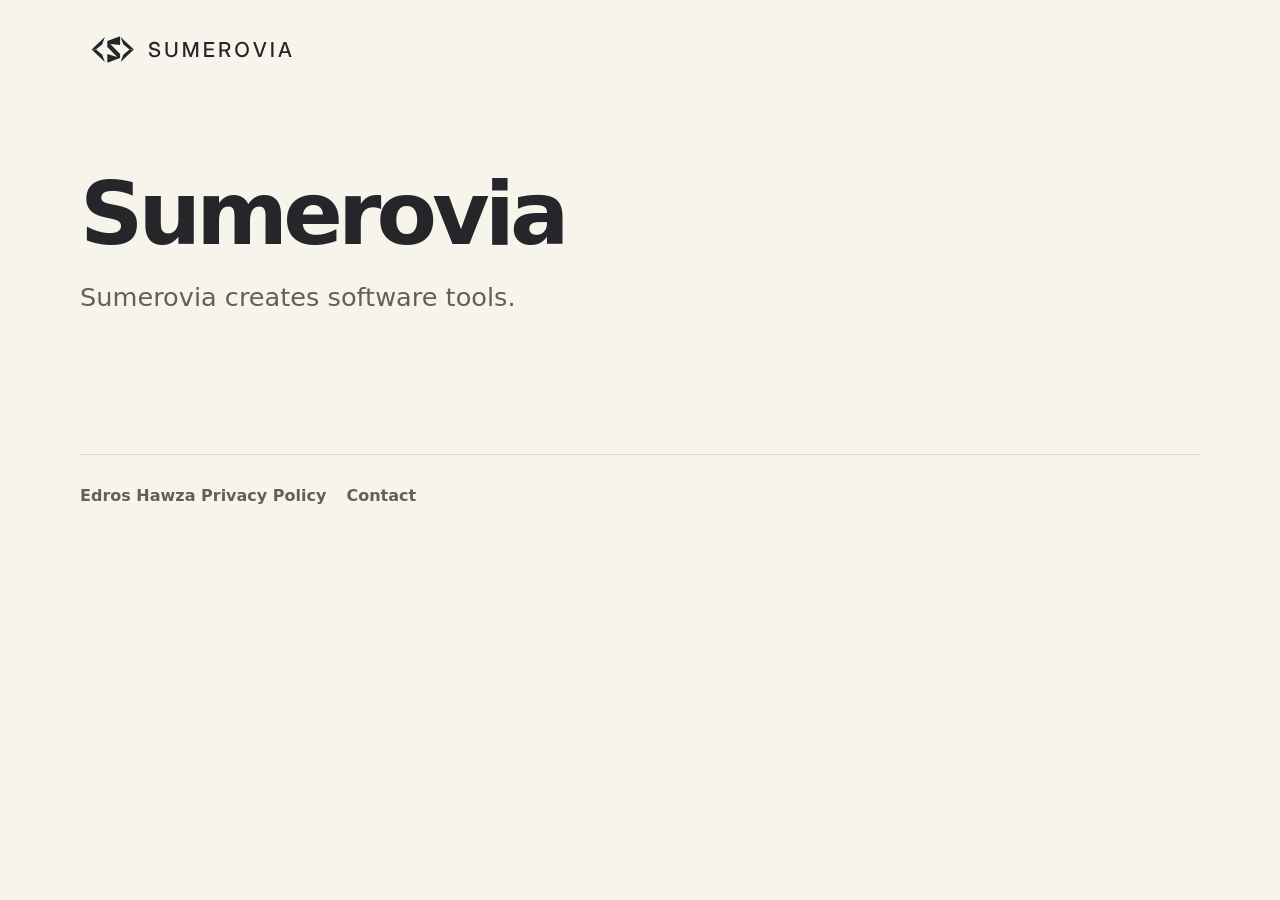
<file: index.html>
<!DOCTYPE html>
<html lang="en">
<head>
  <meta charset="UTF-8">
  <meta name="viewport" content="width=device-width, initial-scale=1.0">

  <title>Sumerovia</title>

  <meta
    name="description"
    content="Sumerovia creates software tools."
  >

  <link
    id="site-favicon"
    rel="icon"
    type="image/png"
    sizes="64x64"
    href="/assets/brand/favicon/favicon-64.png"
  >
  <script src="/assets/js/favicon.js"></script>
  <link rel="stylesheet" href="/assets/css/styles.css">
</head>

<body>
  <header>
    <nav aria-label="Main navigation">
      <a href="/" aria-label="Sumerovia home">
        <picture>
          <source
            srcset="/assets/brand/sumerovia-horizontal-ivory.svg"
            media="(prefers-color-scheme: dark)"
          >
          <img
            class="brand-logo"
            src="/assets/brand/sumerovia-horizontal-charcoal.svg"
            alt="Sumerovia"
            width="420"
            height="104"
          >
        </picture>
      </a>
    </nav>
  </header>

  <main>
    <section>
      <h1>Sumerovia</h1>
      <p>Sumerovia creates software tools.</p>
    </section>
  </main>

  <footer>
    <nav aria-label="Footer links">
      <a href="/edroshawza/privacy/">Edros Hawza Privacy Policy</a>
      <a href="mailto:sumerovia@gmail.com">Contact</a>
    </nav>
  </footer>
</body>
</html>
</file>
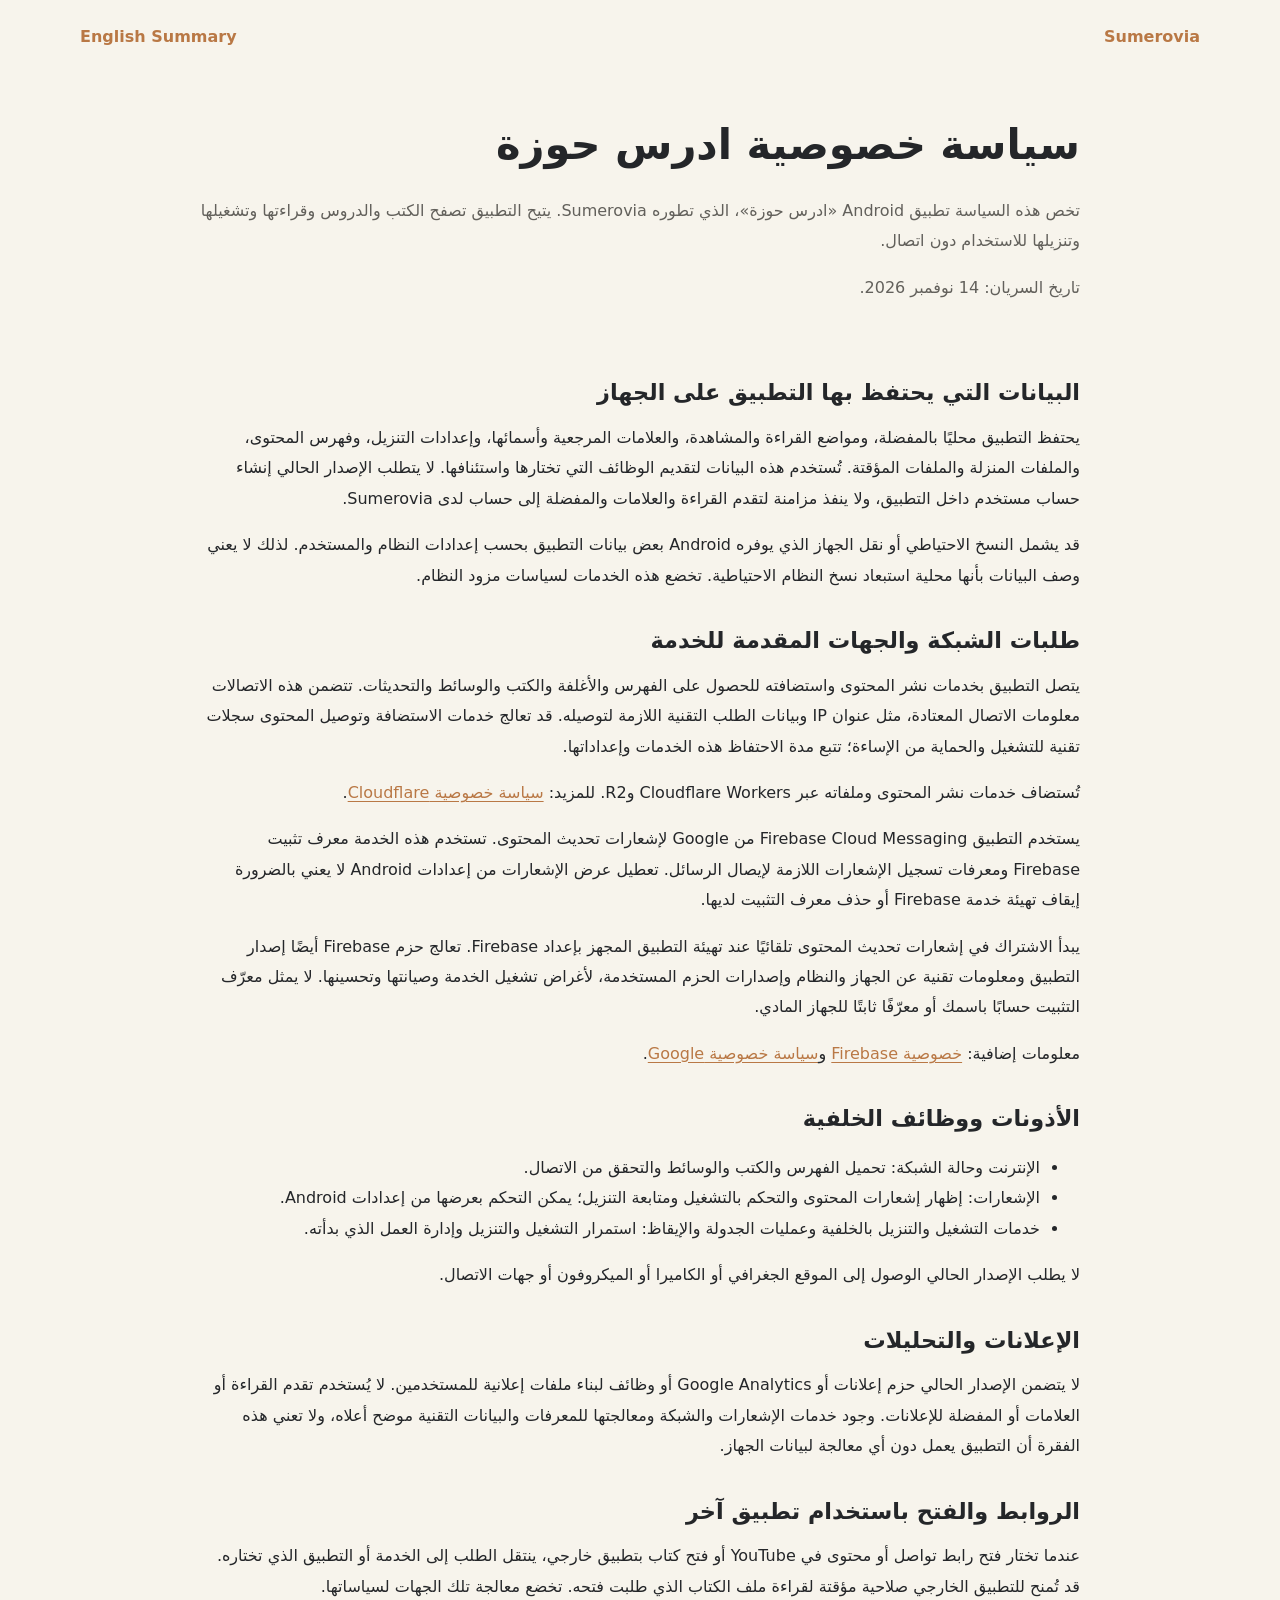
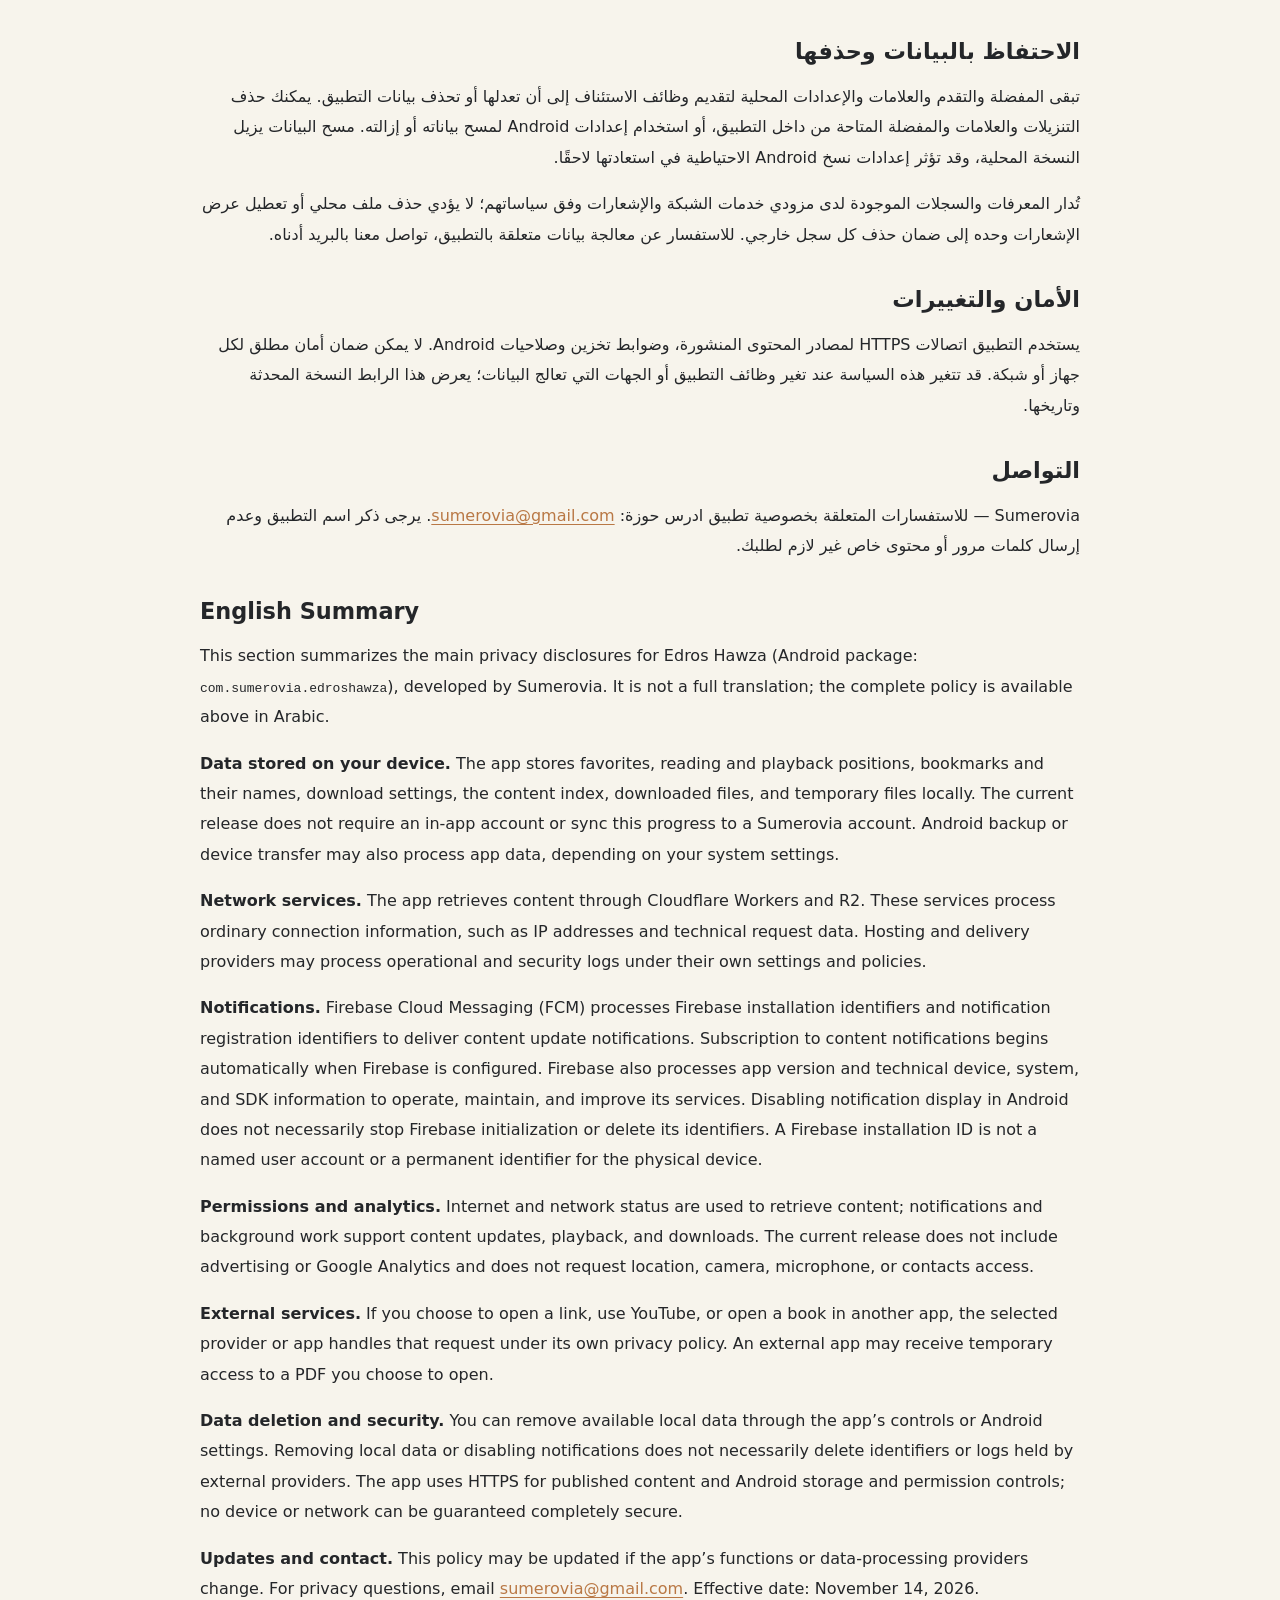
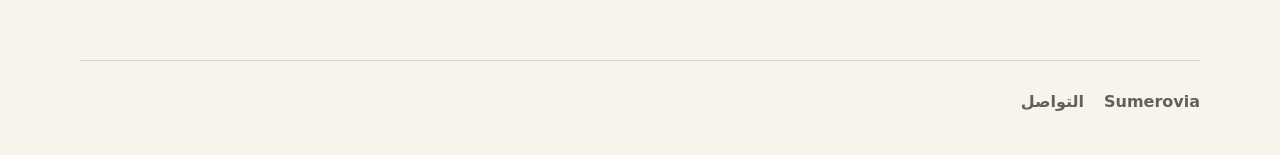
<file: edroshawza/privacy/index.html>
<!DOCTYPE html>
<html lang="ar" dir="rtl">
<head>
<meta charset="utf-8"><meta name="viewport" content="width=device-width, initial-scale=1">
<title>سياسة الخصوصية — ادرس حوزة | Sumerovia</title>
<meta name="description" content="سياسة خصوصية تطبيق ادرس حوزة من Sumerovia: البيانات المحلية، التنزيلات، الإشعارات، وخدمات الشبكة.">
<link rel="canonical" href="https://sumerovia.com/edroshawza/privacy/">
<link id="site-favicon" rel="icon" type="image/png" sizes="64x64" href="/assets/brand/favicon/favicon-64.png">
<script src="/assets/js/favicon.js"></script>
<link rel="stylesheet" href="/assets/css/styles.css">
<style>
main{max-width:58rem;padding:1.5rem;line-height:1.9}
main>section:first-child{padding:1rem 0 1.5rem}
main>section:first-child p{font-size:1rem;line-height:1.9;margin-bottom:1rem}
main section{margin-bottom:2rem}
h1,h2,p,li{text-align:start}
h1{font-size:clamp(1.8rem,5vw,2.6rem);line-height:1.5;letter-spacing:normal}
h2{font-size:1.4rem;line-height:1.6;letter-spacing:normal;margin-bottom:.75rem}
main a{text-decoration:underline;text-underline-offset:.2em}
code,a{overflow-wrap:anywhere}
.contact{direction:ltr;unicode-bidi:isolate;display:inline-block}
@media(max-width:480px){main{padding:1rem .5rem}header nav{gap:.75rem}}
</style>
</head>
<body>
<header><nav aria-label="التنقل"><a href="/">Sumerovia</a><a href="#english" lang="en" dir="ltr">English Summary</a></nav></header>
<main>
<section><h1>سياسة خصوصية ادرس حوزة</h1>
<p>تخص هذه السياسة تطبيق Android «ادرس حوزة»، الذي تطوره Sumerovia. يتيح التطبيق تصفح الكتب والدروس وقراءتها وتشغيلها وتنزيلها للاستخدام دون اتصال.</p>
<p>تاريخ السريان: 14 نوفمبر 2026.</p></section>
<section><h2>البيانات التي يحتفظ بها التطبيق على الجهاز</h2>
<p>يحتفظ التطبيق محليًا بالمفضلة، ومواضع القراءة والمشاهدة، والعلامات المرجعية وأسمائها، وإعدادات التنزيل، وفهرس المحتوى، والملفات المنزلة والملفات المؤقتة. تُستخدم هذه البيانات لتقديم الوظائف التي تختارها واستئنافها. لا يتطلب الإصدار الحالي إنشاء حساب مستخدم داخل التطبيق، ولا ينفذ مزامنة لتقدم القراءة والعلامات والمفضلة إلى حساب لدى Sumerovia.</p>
<p>قد يشمل النسخ الاحتياطي أو نقل الجهاز الذي يوفره Android بعض بيانات التطبيق بحسب إعدادات النظام والمستخدم. لذلك لا يعني وصف البيانات بأنها محلية استبعاد نسخ النظام الاحتياطية. تخضع هذه الخدمات لسياسات مزود النظام.</p></section>
<section><h2>طلبات الشبكة والجهات المقدمة للخدمة</h2>
<p>يتصل التطبيق بخدمات نشر المحتوى واستضافته للحصول على الفهرس والأغلفة والكتب والوسائط والتحديثات. تتضمن هذه الاتصالات معلومات الاتصال المعتادة، مثل عنوان IP وبيانات الطلب التقنية اللازمة لتوصيله. قد تعالج خدمات الاستضافة وتوصيل المحتوى سجلات تقنية للتشغيل والحماية من الإساءة؛ تتبع مدة الاحتفاظ هذه الخدمات وإعداداتها.</p>
<p>تُستضاف خدمات نشر المحتوى وملفاته عبر Cloudflare Workers وR2. للمزيد: <a href="https://www.cloudflare.com/privacypolicy/">سياسة خصوصية Cloudflare</a>.</p>
<p>يستخدم التطبيق Firebase Cloud Messaging من Google لإشعارات تحديث المحتوى. تستخدم هذه الخدمة معرف تثبيت Firebase ومعرفات تسجيل الإشعارات اللازمة لإيصال الرسائل. تعطيل عرض الإشعارات من إعدادات Android لا يعني بالضرورة إيقاف تهيئة خدمة Firebase أو حذف معرف التثبيت لديها.</p>
<p>يبدأ الاشتراك في إشعارات تحديث المحتوى تلقائيًا عند تهيئة التطبيق المجهز بإعداد Firebase. تعالج حزم Firebase أيضًا إصدار التطبيق ومعلومات تقنية عن الجهاز والنظام وإصدارات الحزم المستخدمة، لأغراض تشغيل الخدمة وصيانتها وتحسينها. لا يمثل معرّف التثبيت حسابًا باسمك أو معرّفًا ثابتًا للجهاز المادي.</p>
<p>معلومات إضافية: <a href="https://firebase.google.com/support/privacy">خصوصية Firebase</a> و<a href="https://policies.google.com/privacy">سياسة خصوصية Google</a>.</p></section>
<section><h2>الأذونات ووظائف الخلفية</h2>
<ul>
<li>الإنترنت وحالة الشبكة: تحميل الفهرس والكتب والوسائط والتحقق من الاتصال.</li>
<li>الإشعارات: إظهار إشعارات المحتوى والتحكم بالتشغيل ومتابعة التنزيل؛ يمكن التحكم بعرضها من إعدادات Android.</li>
<li>خدمات التشغيل والتنزيل بالخلفية وعمليات الجدولة والإيقاظ: استمرار التشغيل والتنزيل وإدارة العمل الذي بدأته.</li>
</ul>
<p>لا يطلب الإصدار الحالي الوصول إلى الموقع الجغرافي أو الكاميرا أو الميكروفون أو جهات الاتصال.</p></section>
<section><h2>الإعلانات والتحليلات</h2>
<p>لا يتضمن الإصدار الحالي حزم إعلانات أو Google Analytics أو وظائف لبناء ملفات إعلانية للمستخدمين. لا يُستخدم تقدم القراءة أو العلامات أو المفضلة للإعلانات. وجود خدمات الإشعارات والشبكة ومعالجتها للمعرفات والبيانات التقنية موضح أعلاه، ولا تعني هذه الفقرة أن التطبيق يعمل دون أي معالجة لبيانات الجهاز.</p></section>
<section><h2>الروابط والفتح باستخدام تطبيق آخر</h2>
<p>عندما تختار فتح رابط تواصل أو محتوى في YouTube أو فتح كتاب بتطبيق خارجي، ينتقل الطلب إلى الخدمة أو التطبيق الذي تختاره. قد تُمنح للتطبيق الخارجي صلاحية مؤقتة لقراءة ملف الكتاب الذي طلبت فتحه. تخضع معالجة تلك الجهات لسياساتها.</p></section>
<section><h2>الاحتفاظ بالبيانات وحذفها</h2>
<p>تبقى المفضلة والتقدم والعلامات والإعدادات المحلية لتقديم وظائف الاستئناف إلى أن تعدلها أو تحذف بيانات التطبيق. يمكنك حذف التنزيلات والعلامات والمفضلة المتاحة من داخل التطبيق، أو استخدام إعدادات Android لمسح بياناته أو إزالته. مسح البيانات يزيل النسخة المحلية، وقد تؤثر إعدادات نسخ Android الاحتياطية في استعادتها لاحقًا.</p>
<p>تُدار المعرفات والسجلات الموجودة لدى مزودي خدمات الشبكة والإشعارات وفق سياساتهم؛ لا يؤدي حذف ملف محلي أو تعطيل عرض الإشعارات وحده إلى ضمان حذف كل سجل خارجي. للاستفسار عن معالجة بيانات متعلقة بالتطبيق، تواصل معنا بالبريد أدناه.</p></section>
<section><h2>الأمان والتغييرات</h2>
<p>يستخدم التطبيق اتصالات HTTPS لمصادر المحتوى المنشورة، وضوابط تخزين وصلاحيات Android. لا يمكن ضمان أمان مطلق لكل جهاز أو شبكة. قد تتغير هذه السياسة عند تغير وظائف التطبيق أو الجهات التي تعالج البيانات؛ يعرض هذا الرابط النسخة المحدثة وتاريخها.</p></section>
<section><h2>التواصل</h2><p>Sumerovia — للاستفسارات المتعلقة بخصوصية تطبيق ادرس حوزة: <a class="contact" href="mailto:sumerovia@gmail.com">sumerovia@gmail.com</a>. يرجى ذكر اسم التطبيق وعدم إرسال كلمات مرور أو محتوى خاص غير لازم لطلبك.</p></section>
<section id="english" lang="en" dir="ltr"><h2>English Summary</h2>
<p>This section summarizes the main privacy disclosures for Edros Hawza (Android package: <code>com.sumerovia.edroshawza</code>), developed by Sumerovia. It is not a full translation; the complete policy is available above in Arabic.</p>
<p><strong>Data stored on your device.</strong> The app stores favorites, reading and playback positions, bookmarks and their names, download settings, the content index, downloaded files, and temporary files locally. The current release does not require an in-app account or sync this progress to a Sumerovia account. Android backup or device transfer may also process app data, depending on your system settings.</p>
<p><strong>Network services.</strong> The app retrieves content through Cloudflare Workers and R2. These services process ordinary connection information, such as IP addresses and technical request data. Hosting and delivery providers may process operational and security logs under their own settings and policies.</p>
<p><strong>Notifications.</strong> Firebase Cloud Messaging (FCM) processes Firebase installation identifiers and notification registration identifiers to deliver content update notifications. Subscription to content notifications begins automatically when Firebase is configured. Firebase also processes app version and technical device, system, and SDK information to operate, maintain, and improve its services. Disabling notification display in Android does not necessarily stop Firebase initialization or delete its identifiers. A Firebase installation ID is not a named user account or a permanent identifier for the physical device.</p>
<p><strong>Permissions and analytics.</strong> Internet and network status are used to retrieve content; notifications and background work support content updates, playback, and downloads. The current release does not include advertising or Google Analytics and does not request location, camera, microphone, or contacts access.</p>
<p><strong>External services.</strong> If you choose to open a link, use YouTube, or open a book in another app, the selected provider or app handles that request under its own privacy policy. An external app may receive temporary access to a PDF you choose to open.</p>
<p><strong>Data deletion and security.</strong> You can remove available local data through the app’s controls or Android settings. Removing local data or disabling notifications does not necessarily delete identifiers or logs held by external providers. The app uses HTTPS for published content and Android storage and permission controls; no device or network can be guaranteed completely secure.</p>
<p><strong>Updates and contact.</strong> This policy may be updated if the app’s functions or data-processing providers change. For privacy questions, email <a class="contact" href="mailto:sumerovia@gmail.com">sumerovia@gmail.com</a>. Effective date: November 14, 2026.</p></section>
</main>
<footer><nav aria-label="روابط"><a href="/">Sumerovia</a><a href="mailto:sumerovia@gmail.com">التواصل</a></nav></footer>
</body></html>
</file>
<file: assets/css/styles.css>
:root {
  color-scheme: light dark;
  --bg: #f7f4ec;
  --text: #242629;
  --muted: #62605b;
  --border: #ded8cc;
  --accent: #b97845;
  --accent-hover: #965d33;
  --max-width: 1120px;
}

* {
  box-sizing: border-box;
}

html {
  scroll-behavior: smooth;
}

body {
  margin: 0;
  background: var(--bg);
  color: var(--text);
  font-family:
    Inter,
    ui-sans-serif,
    system-ui,
    -apple-system,
    BlinkMacSystemFont,
    "Segoe UI",
    sans-serif;
  line-height: 1.6;
}

a {
  color: var(--accent);
  text-decoration: none;
}

a:hover {
  color: var(--accent-hover);
}

header,
main,
footer {
  width: min(100% - 32px, var(--max-width));
  margin-inline: auto;
}

header {
  padding: 24px 0;
}

header nav {
  display: flex;
  align-items: center;
  justify-content: space-between;
  gap: 24px;
}

header nav > a:first-child {
  display: inline-flex;
  align-items: center;
  flex: 0 0 auto;
}

.brand-logo {
  display: block;
  width: clamp(168px, 20vw, 220px);
  height: auto;
}

header nav a {
  font-weight: 600;
}

main {
  padding: 32px 0 72px;
}

main > section:first-child {
  max-width: 920px;
  padding: 40px 0 64px;
}

h1,
h2,
h3,
p {
  margin-top: 0;
}

h1 {
  margin-bottom: 20px;
  font-size: clamp(3rem, 9vw, 5.5rem);
  line-height: 0.98;
  letter-spacing: -0.055em;
}

main > section:first-child p {
  margin-bottom: 0;
  color: var(--muted);
  font-size: clamp(1.2rem, 3vw, 1.6rem);
}

h2 {
  margin-bottom: 24px;
  font-size: 2rem;
  letter-spacing: -0.035em;
}

footer {
  padding: 28px 0 40px;
  border-top: 1px solid var(--border);
}

footer nav {
  display: flex;
  flex-wrap: wrap;
  gap: 20px;
}

footer a {
  color: var(--muted);
  font-weight: 600;
}

footer a:hover {
  color: var(--text);
}

a:focus-visible {
  outline: 3px solid rgba(185, 120, 69, 0.42);
  outline-offset: 3px;
}

@media (prefers-color-scheme: dark) {
  :root {
    --bg: #1f2328;
    --text: #f7f4ec;
    --muted: #c9c2b6;
    --border: #46494d;
    --accent: #d89a68;
    --accent-hover: #edb98e;
  }
}

@media (max-width: 720px) {
  header nav {
    align-items: flex-start;
    flex-direction: column;
  }

  main {
    padding-top: 12px;
  }

  main > section:first-child {
    padding: 28px 0 48px;
  }
}
</file>
